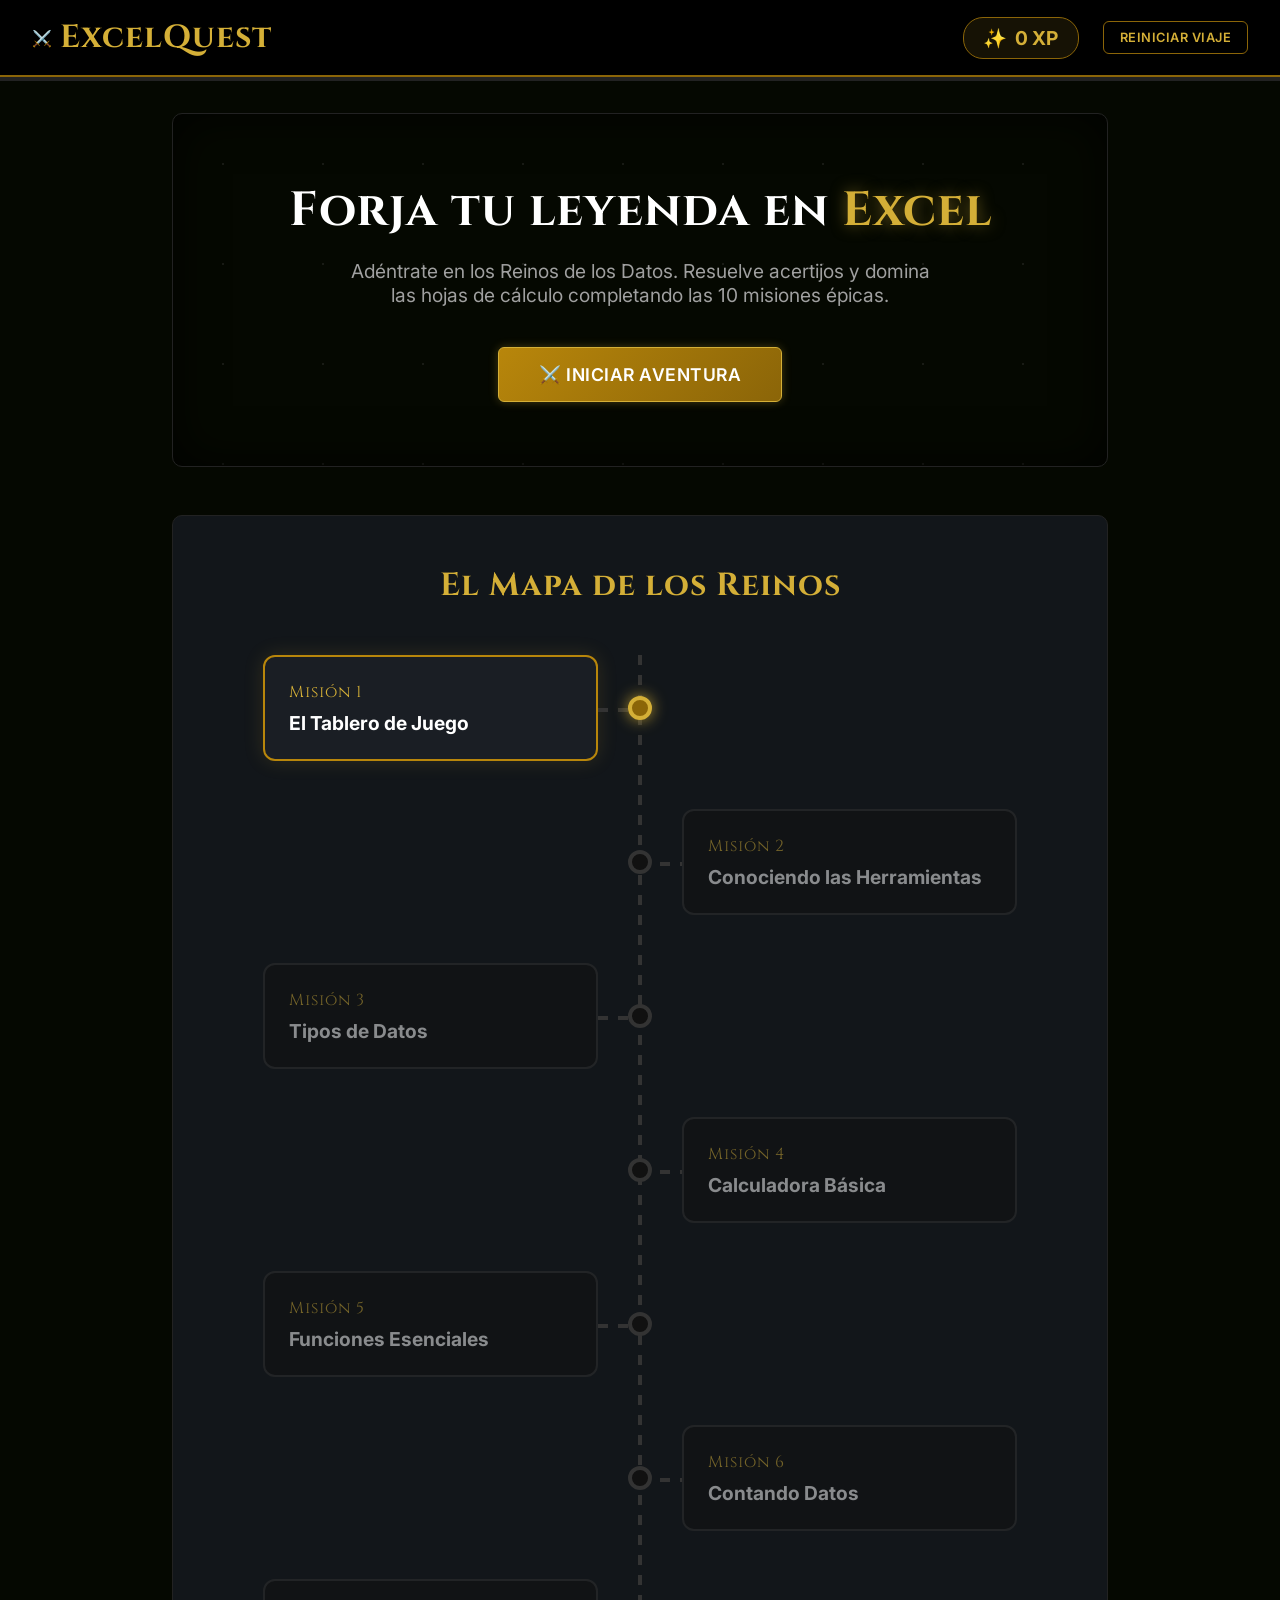
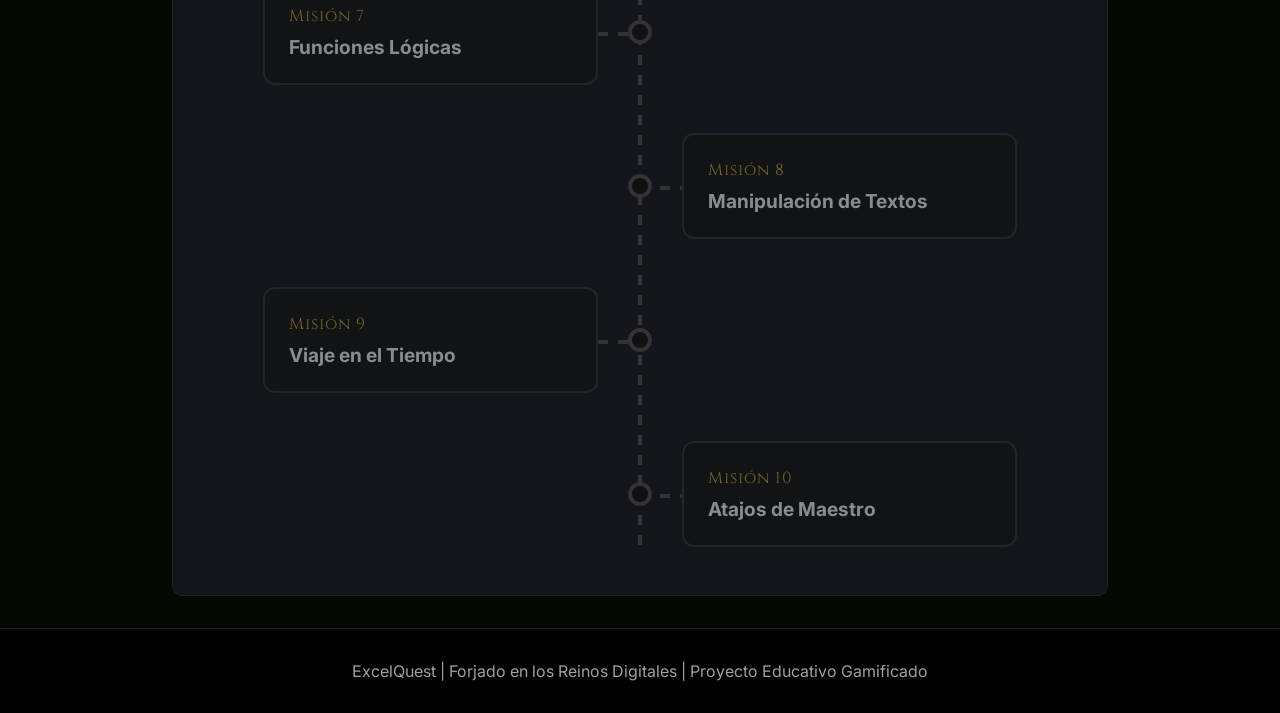
<file: proyecto maestria/index.html>
<!DOCTYPE html>
<html lang="es">
<head>
    <meta charset="UTF-8">
    <meta name="viewport" content="width=device-width, initial-scale=1.0">
    <title>ExcelQuest - El Dominio de la Hoja de Cálculo</title>
    <meta name="description" content="Aventura interactiva RPG para aprender Microsoft Excel desde cero.">
    <link rel="stylesheet" href="styles.css">
    <link href="https://fonts.googleapis.com/css2?family=Cinzel:wght@600;800&family=Inter:wght@400;600&display=swap" rel="stylesheet">
</head>
<body>
    <header class="navbar">
        <div class="logo">
            <span class="icon">⚔️</span>
            <h1>ExcelQuest</h1>
        </div>
        <div class="gamification-hud">
            <div class="xp-container">
                <span class="xp-icon">✨</span>
                <span id="xp-counter">0 XP</span>
            </div>
            <button id="btn-reset" class="btn-secondary btn-small">Reiniciar Viaje</button>
        </div>
    </header>

    <div class="progress-bar-container header-progress">
        <div class="progress-bar" id="overall-progress"></div>
    </div>

    <main class="container">
        <!-- Landing / Map Section -->
        <section id="landing-page" class="view active">
            <div class="hero">
                <div class="hero-content">
                    <h2>Forja tu leyenda en <span class="highlight">Excel</span></h2>
                    <p>Adéntrate en los Reinos de los Datos. Resuelve acertijos y domina las hojas de cálculo completando las 10 misiones épicas.</p>
                    <button id="btn-start" class="btn-primary btn-large">⚔️ Iniciar Aventura</button>
                </div>
            </div>
            
            <div class="level-map">
                <h3>El Mapa de los Reinos</h3>
                
                <div class="map-path" id="map-path">
                    <!-- Nodos verticales del mapa inyectados aquí -->
                </div>
            </div>
        </section>

        <!-- Active Level Section -->
        <section id="level-page" class="view hidden">
            <button id="btn-back" class="btn-text">← Abandonar Misión</button>
            <div class="level-container">
                <div class="level-header">
                    <h2 id="current-level-title">Misión 1</h2>
                    <div class="challenge-progress" id="challenge-progress">
                        <!-- Puntos de progreso de los retos -->
                    </div>
                </div>
                
                <!-- Paso 1: Teoría / Sabiduría -->
                <div id="theory-step" class="step-view active">
                    <div class="theory-box" id="theory-content">
                        <!-- Theory content injected here -->
                    </div>
                    <div class="step-actions">
                        <button id="btn-go-practice" class="btn-primary btn-large step-transition-btn">
                            Aceptar el Reto →
                        </button>
                    </div>
                </div>

                <!-- Paso 2: Práctica / Batalla interactiva -->
                <div id="practice-step" class="step-view hidden">
                    <div class="practice-box">
                        <div class="practice-header">
                            <h3><span id="challenge-counter">Reto 1/3</span></h3>
                            <button id="btn-back-theory" class="btn-text btn-small">← Leer Pergamino (Teoría)</button>
                        </div>
                        
                        <p id="practice-instruction" class="quest-instruction">Instrucciones aquí</p>
                        
                        <div class="interactive-area" id="interactive-area">
                            <!-- El Simulador de Excel (Visible en ciertos retos) -->
                            <div class="excel-simulator hidden" id="excel-simulator">
                                <div class="excel-ribbon" data-ui="ribbon">
                                    <div class="ribbon-tabs">
                                        <span class="tab active" data-ui="tab-home">Inicio</span>
                                        <span class="tab" data-ui="tab-insert">Insertar</span>
                                        <span class="tab" data-ui="tab-formulas">Fórmulas</span>
                                    </div>
                                    <div class="ribbon-tools">
                                        <button class="tool-btn" data-ui="btn-bold">B</button>
                                        <button class="tool-btn" data-ui="btn-italic">I</button>
                                        <button class="tool-btn" data-ui="btn-underline">U</button>
                                    </div>
                                </div>
                                <div class="excel-formula-bar" data-ui="formula-bar-container">
                                    <div class="name-box" id="sim-name-box" data-ui="name-box">A1</div>
                                    <div class="fx-icon">fx</div>
                                    <div class="formula-input" id="sim-formula-input" data-ui="formula-input"></div>
                                </div>
                                <div class="excel-grid" id="simulator-grid">
                                    <!-- Inyectado por JS -->
                                </div>
                            </div>

                            <!-- Opciones múltiples o input texto -->
                            <div id="dynamic-interaction"></div>
                        </div>
                        
                        <div class="feedback hidden" id="feedback-message"></div>
                        <button id="btn-submit" class="btn-primary hidden">Verificar Respuesta</button>
                        <button id="btn-next-challenge" class="btn-success hidden">Siguiente Reto →</button>
                        <button id="btn-next-level" class="btn-warning hidden">¡Misión Cumplida! Volver al mapa →</button>
                    </div>
                </div>
            </div>
        </section>
    </main>

    <footer>
        <p>ExcelQuest | Forjado en los Reinos Digitales | Proyecto Educativo Gamificado</p>
    </footer>

    <script src="script.js"></script>
</body>
</html>
</file>
<file: proyecto maestria/styles.css>
:root {
    --primary-color: #b8860b; /* RPG Gold */
    --primary-dark: #8b6508;
    --primary-light: #d4af37;
    --secondary-color: #4a4a4a;
    --text-main: #e0e0e0;
    --text-light: #a0a0a0;
    --bg-main: #050801; /* Deep charcoal/black */
    --bg-card: #12161a;
    --bg-input: #1a2026;
    --success: #00ff88;
    --error: #ff3366;
    --border-radius: 10px;
    --shadow: 0 4px 15px rgba(0,0,0,0.5);
    --transition: all 0.3s ease;
}

* {
    margin: 0;
    padding: 0;
    box-sizing: border-box;
}

body {
    background-color: var(--bg-main);
    color: var(--text-main);
    font-family: 'Inter', sans-serif;
    min-height: 100vh;
    display: flex;
    flex-direction: column;
}

h1, h2, h3, .level-number {
    font-family: 'Cinzel', serif;
    letter-spacing: 1px;
}

/* Navbar */
.navbar {
    background-color: #000;
    border-bottom: 2px solid var(--primary-dark);
    padding: 1rem 2rem;
    display: flex;
    justify-content: space-between;
    align-items: center;
    position: sticky;
    top: 0;
    z-index: 100;
}

.logo {
    display: flex;
    align-items: center;
    gap: 0.5rem;
    color: var(--primary-light);
}

.gamification-hud {
    display: flex;
    align-items: center;
    gap: 1.5rem;
}

.xp-container {
    background: rgba(212, 175, 55, 0.1);
    border: 1px solid var(--primary-dark);
    padding: 0.5rem 1.2rem;
    border-radius: 20px;
    font-weight: bold;
    color: var(--primary-light);
    display: flex;
    align-items: center;
    gap: 0.5rem;
    font-size: 1.2rem;
}

.header-progress {
    height: 4px;
    margin-bottom: 0;
    border-radius: 0;
    background: #222;
}

/* Buttons */
button {
    cursor: pointer;
    border: none;
    border-radius: 6px;
    font-weight: 600;
    font-family: 'Inter', sans-serif;
    transition: var(--transition);
    font-size: 1rem;
    text-transform: uppercase;
    letter-spacing: 0.5px;
}

.btn-primary {
    background: linear-gradient(135deg, var(--primary-color), var(--primary-dark));
    color: #fff;
    padding: 0.8rem 1.5rem;
    border: 1px solid var(--primary-light);
    box-shadow: 0 0 10px rgba(212, 175, 55, 0.3);
}

.btn-primary:hover {
    background: linear-gradient(135deg, var(--primary-light), var(--primary-color));
    box-shadow: 0 0 20px rgba(212, 175, 55, 0.6);
}

.btn-success {
    background: var(--success);
    color: #000;
    padding: 1rem 2rem;
    width: 100%;
}

.btn-warning {
    background: var(--primary-light);
    color: #000;
    padding: 1rem 2rem;
    width: 100%;
}

.btn-secondary {
    background: transparent;
    color: var(--primary-light);
    border: 1px solid var(--primary-dark);
}

.btn-secondary:hover {
    background: rgba(212, 175, 55, 0.1);
}

.btn-large {
    padding: 1rem 2.5rem;
    font-size: 1.1rem;
}

.btn-small {
    padding: 0.5rem 1rem;
    font-size: 0.8rem;
}

.btn-text {
    background: none;
    color: var(--text-light);
    padding: 0.5rem 0;
}

.btn-text:hover {
    color: var(--primary-light);
}

/* Main Container */
.container {
    flex: 1;
    max-width: 1000px;
    margin: 0 auto;
    padding: 2rem;
    width: 100%;
}

.view {
    display: none;
    animation: fadeIn 0.4s ease;
}

.view.active {
    display: block;
}

@keyframes fadeIn {
    from { opacity: 0; transform: translateY(10px); }
    to { opacity: 1; transform: translateY(0); }
}

/* Hero */
.hero {
    text-align: center;
    background: url('data:image/svg+xml;utf8,<svg width="100" height="100" xmlns="http://www.w3.org/2000/svg"><rect width="100" height="100" fill="%23050801"/><circle cx="50" cy="50" r="1" fill="%23ffffff" opacity="0.1"/></svg>');
    padding: 4rem 2rem;
    border-radius: var(--border-radius);
    border: 1px solid #222;
    margin-bottom: 3rem;
    box-shadow: inset 0 0 50px rgba(0,0,0,0.8);
}

.hero h2 {
    font-size: 3rem;
    margin-bottom: 1rem;
    color: #fff;
}

.hero .highlight {
    color: var(--primary-light);
    text-shadow: 0 0 15px rgba(212, 175, 55, 0.5);
}

.hero p {
    font-size: 1.2rem;
    color: var(--text-light);
    margin-bottom: 2.5rem;
    max-width: 600px;
    margin-left: auto;
    margin-right: auto;
}

/* Vertical Map */
.level-map {
    background: var(--bg-card);
    padding: 3rem;
    border-radius: var(--border-radius);
    border: 1px solid #222;
}

.level-map h3 {
    text-align: center;
    margin-bottom: 3rem;
    color: var(--primary-light);
    font-size: 2rem;
}

.map-path {
    display: flex;
    flex-direction: column;
    align-items: center;
    gap: 3rem;
    position: relative;
}

/* Line connecting nodes */
.map-path::before {
    content: '';
    position: absolute;
    top: 0;
    bottom: 0;
    left: 50%;
    width: 4px;
    background: repeating-linear-gradient(to bottom, #333 0, #333 10px, transparent 10px, transparent 20px);
    transform: translateX(-50%);
    z-index: 0;
}

.map-node {
    z-index: 1;
    display: flex;
    align-items: center;
    width: 100%;
    position: relative;
}

.map-node:nth-child(even) {
    flex-direction: row-reverse;
}

.map-card {
    background: #1a1e24;
    border: 2px solid #333;
    border-radius: 12px;
    padding: 1.5rem;
    width: 40%;
    cursor: pointer;
    transition: var(--transition);
    position: relative;
}

.map-node:nth-child(odd) .map-card {
    margin-right: auto;
    margin-left: 5%;
}

.map-node:nth-child(even) .map-card {
    margin-left: auto;
    margin-right: 5%;
}

/* Conector horizontal desde la tarjeta a la línea central */
.map-node::after {
    content: '';
    position: absolute;
    top: 50%;
    width: calc(50% - 40% - 5%);
    height: 4px;
    background: repeating-linear-gradient(to right, #333 0, #333 10px, transparent 10px, transparent 20px);
    z-index: 0;
}

.map-node:nth-child(odd)::after {
    left: 45%;
}

.map-node:nth-child(even)::after {
    right: 45%;
}

/* Status dots en el centro */
.map-dot {
    position: absolute;
    left: 50%;
    top: 50%;
    transform: translate(-50%, -50%);
    width: 24px;
    height: 24px;
    border-radius: 50%;
    background: #111;
    border: 4px solid #333;
    z-index: 2;
    transition: var(--transition);
}

.map-node.unlocked .map-dot {
    border-color: var(--primary-light);
    background: var(--primary-dark);
    box-shadow: 0 0 15px rgba(212, 175, 55, 0.8);
}

.map-node.completed .map-dot {
    border-color: var(--success);
    background: var(--success);
    box-shadow: 0 0 15px rgba(0, 255, 136, 0.5);
}

/* Estados de las tarjetas */
.map-node.locked .map-card {
    opacity: 0.5;
    cursor: not-allowed;
    background: #111;
}

.map-node.unlocked .map-card {
    border-color: var(--primary-color);
    box-shadow: 0 0 20px rgba(212, 175, 55, 0.15);
}

.map-node.unlocked .map-card:hover {
    transform: translateY(-5px);
    box-shadow: 0 0 25px rgba(212, 175, 55, 0.3);
}

.map-node.completed .map-card {
    border-color: var(--success);
    box-shadow: 0 0 15px rgba(0, 255, 136, 0.1);
}

.level-number {
    color: var(--primary-light);
    font-size: 1rem;
    margin-bottom: 0.5rem;
}

.map-card h4 {
    font-size: 1.2rem;
    color: #fff;
    font-family: 'Inter', sans-serif;
}

/* Level Page */
.level-container {
    background: var(--bg-card);
    padding: 3rem;
    border-radius: var(--border-radius);
    border: 1px solid #222;
    margin-top: 1rem;
    box-shadow: var(--shadow);
}

.level-header {
    border-bottom: 1px solid #333;
    padding-bottom: 1.5rem;
    margin-bottom: 2rem;
    text-align: center;
}

.level-header h2 {
    color: var(--primary-light);
    font-size: 2.2rem;
}

.challenge-progress {
    display: flex;
    justify-content: center;
    gap: 0.5rem;
    margin-top: 1rem;
}

.challenge-dot {
    width: 12px;
    height: 12px;
    border-radius: 50%;
    background: #333;
}

.challenge-dot.active {
    background: var(--primary-light);
    box-shadow: 0 0 10px rgba(212, 175, 55, 0.8);
}

.challenge-dot.done {
    background: var(--success);
}

/* Step Views */
.step-view {
    display: none;
    animation: fadeIn 0.4s ease;
}

.step-view.active {
    display: block;
}

/* Pergamino Teórico */
.theory-box {
    background: #181d22;
    padding: 2.5rem;
    border: 1px solid #333;
    border-left: 5px solid var(--primary-light);
    border-radius: 8px;
    font-size: 1.15rem;
    line-height: 1.8;
}

.theory-box h3 {
    color: var(--primary-light);
    font-size: 1.5rem;
    margin-bottom: 1.5rem;
}

.theory-box code {
    background: #0a0c0f;
    padding: 0.2rem 0.5rem;
    border: 1px solid #333;
    border-radius: 4px;
    color: var(--primary-light);
    font-family: monospace;
}

.step-actions {
    text-align: center;
    margin-top: 3rem;
}

/* Práctica */
.practice-header {
    display: flex;
    justify-content: space-between;
    align-items: center;
    margin-bottom: 2rem;
}

.quest-instruction {
    font-size: 1.3rem;
    color: #fff;
    margin-bottom: 2rem;
    text-align: center;
    text-shadow: 0 2px 4px rgba(0,0,0,0.5);
    background: rgba(212, 175, 55, 0.1);
    padding: 1rem;
    border: 1px solid rgba(212, 175, 55, 0.3);
    border-radius: 8px;
}

.interactive-area {
    margin-bottom: 2rem;
}

/* --- EXCEL SIMULATOR COMPONENT --- */
.excel-simulator {
    background: #fff;
    color: #333;
    border-radius: 4px;
    overflow: hidden;
    font-family: 'Segoe UI', Tahoma, Geneva, Verdana, sans-serif;
    box-shadow: 0 10px 30px rgba(0,0,0,0.5);
    border: 1px solid #107c41; /* Verde excel nativo */
    margin-bottom: 2rem;
}

/* Elements have a hover effect if they are targets of the UI click challenges */
.sim-interactive {
    cursor: pointer;
    transition: all 0.2s;
    position: relative;
}

.sim-interactive:hover {
    box-shadow: inset 0 0 0 2px var(--primary-light);
    background-color: rgba(212, 175, 55, 0.2) !important;
}

/* Ribbon */
.excel-ribbon {
    background: #107c41;
    color: white;
}

.ribbon-tabs {
    display: flex;
    background: #107c41;
}

.ribbon-tabs .tab {
    padding: 0.5rem 1rem;
    font-size: 0.9rem;
}

.ribbon-tabs .tab.active {
    background: #f3f2f1;
    color: #107c41;
}

.ribbon-tools {
    background: #f3f2f1;
    padding: 0.5rem;
    display: flex;
    gap: 0.5rem;
    border-bottom: 1px solid #e1dfdd;
}

.tool-btn {
    background: transparent;
    color: #333;
    border: 1px solid transparent;
    padding: 0.2rem 0.5rem;
    border-radius: 4px;
    font-weight: bold;
    box-shadow: none;
    text-transform: none;
}
.tool-btn:hover {
    background: #e1dfdd;
}

/* Formula bar */
.excel-formula-bar {
    display: flex;
    background: white;
    padding: 0.5rem;
    border-bottom: 1px solid #e1dfdd;
    align-items: center;
}

.name-box {
    border: 1px solid #ccc;
    padding: 0.2rem 0.5rem;
    width: 80px;
    text-align: center;
    margin-right: 1rem;
    background: white;
}

.fx-icon {
    color: #666;
    font-style: italic;
    font-weight: bold;
    margin-right: 0.5rem;
}

.formula-input {
    flex: 1;
    border: 1px solid #ccc;
    padding: 0.2rem 0.5rem;
    min-height: 24px;
    background: white;
}

/* Grid */
.excel-grid {
    display: grid;
    /* Grid de columnas se define en JS */
    background: #e1dfdd;
    gap: 1px;
    border-top: 1px solid #ccc;
    max-height: 300px;
    overflow-y: auto;
}

.excel-cell {
    background: white;
    padding: 0.4rem;
    text-align: left;
    min-height: 30px;
    border: 1px solid transparent;
    outline: none;
    user-select: none;
}

.excel-header {
    background: #f3f2f1;
    text-align: center;
    font-weight: 600;
    color: #333;
}

.excel-cell.selected {
    border: 2px solid #107c41;
    background: #e6f4ea;
}
/* --- END SIMULATOR --- */


/* Dynamic Interaction Elements (Inputs and Radios) */
.input-group input[type="text"] {
    padding: 1rem;
    background: var(--bg-input);
    color: #fff;
    border: 1px solid #333;
    border-radius: 6px;
    font-size: 1.2rem;
    font-family: monospace;
    width: 100%;
}

.input-group input[type="text"]:focus {
    border-color: var(--primary-light);
    box-shadow: 0 0 10px rgba(212, 175, 55, 0.3);
}

.radio-group {
    display: flex;
    flex-direction: column;
    gap: 1rem;
}

.radio-option {
    display: flex;
    align-items: center;
    gap: 1rem;
    padding: 1.2rem;
    background: var(--bg-input);
    border: 1px solid #333;
    border-radius: 8px;
    cursor: pointer;
    font-size: 1.1rem;
    transition: var(--transition);
}

.radio-option:hover {
    border-color: var(--primary-light);
    background: #20262b;
}

.radio-option input[type="radio"] {
    transform: scale(1.5);
    accent-color: var(--primary-color);
}

/* Feedback */
.feedback {
    padding: 1.5rem;
    border-radius: 8px;
    margin-bottom: 2rem;
    font-weight: bold;
    font-size: 1.2rem;
    text-align: center;
}

.feedback.success {
    background: rgba(0, 255, 136, 0.1);
    color: var(--success);
    border: 1px solid var(--success);
    box-shadow: 0 0 15px rgba(0, 255, 136, 0.2);
}

.feedback.error {
    background: rgba(255, 51, 102, 0.1);
    color: var(--error);
    border: 1px solid var(--error);
    box-shadow: 0 0 15px rgba(255, 51, 102, 0.2);
    animation: shake 0.4s;
}

@keyframes shake {
    0%, 100% { transform: translateX(0); }
    25% { transform: translateX(-5px); }
    75% { transform: translateX(5px); }
}

footer {
    text-align: center;
    padding: 2rem;
    color: var(--text-light);
    border-top: 1px solid #222;
    background: #000;
    margin-top: auto;
}

@media (max-width: 768px) {
    .map-node {
        flex-direction: column !important;
        align-items: flex-start;
        padding-left: 40px;
    }
    .map-path::before {
        left: 20px;
    }
    .map-dot {
        left: 20px;
    }
    .map-card {
        width: 100% !important;
        margin: 0 !important;
    }
    .map-node::after {
        display: none;
    }
}
</file>
